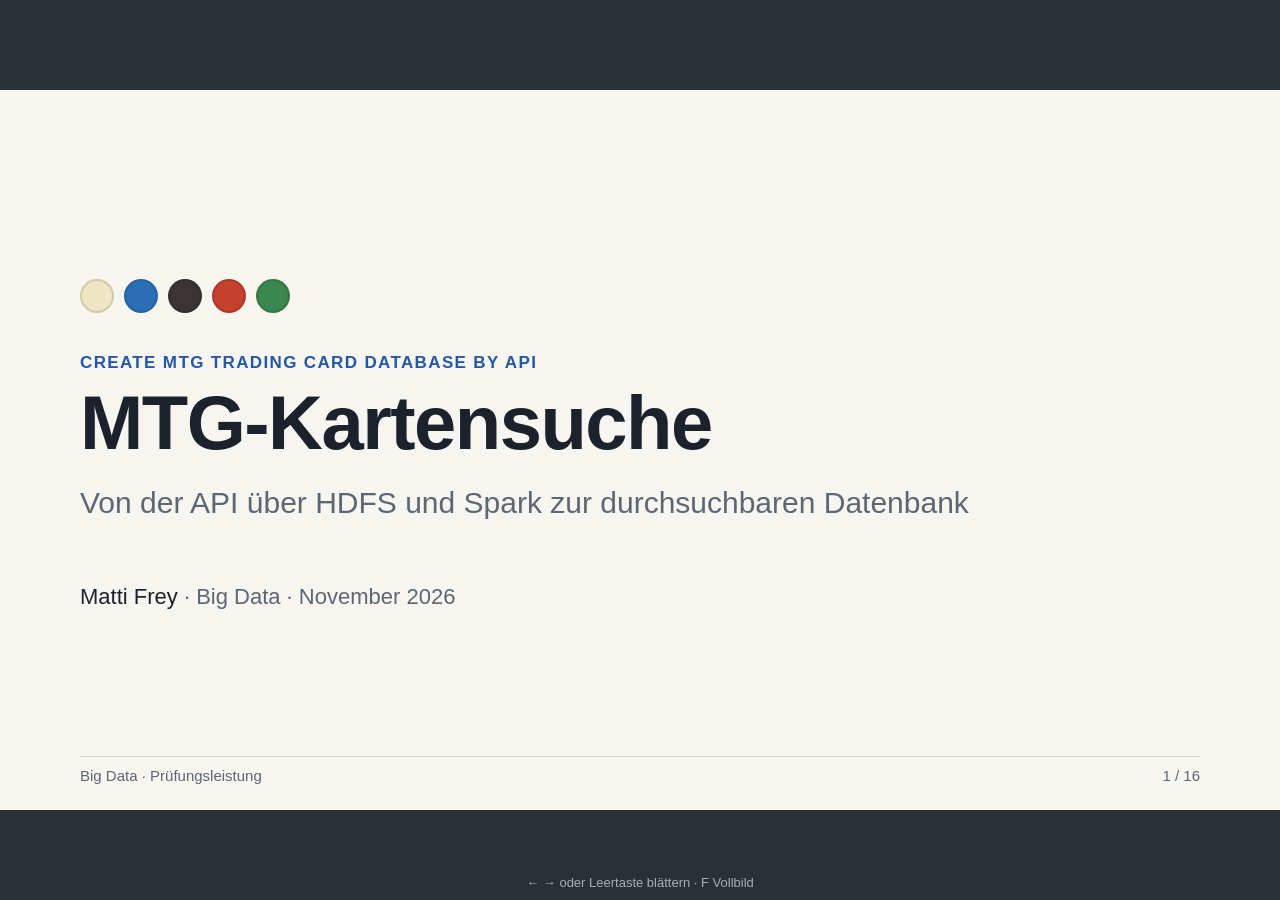
<file: praesentation/folien.html>
<!doctype html>
<html lang="de">
<head>
<meta charset="utf-8">
<meta name="viewport" content="width=device-width, initial-scale=1">
<title>MTG-Kartensuche</title>
<style>
  :root {
    --paper: #f7f5f0;
    --card: #ffffff;
    --ink: #1c222b;
    --muted: #5d6673;
    --line: #d9d4c8;
    --accent: #2457a6;
    --accent-soft: #e4ecf8;
    --warm: #a8641a;
    --warm-soft: #f6ead9;
    --ok: #2f7a47;
    --mana-w: #efe4c4;
    --mana-u: #2a6fb5;
    --mana-b: #3a3432;
    --mana-r: #c4412d;
    --mana-g: #3b874e;
    --sans: -apple-system, BlinkMacSystemFont, "Segoe UI", "Helvetica Neue", Arial, sans-serif;
    --mono: ui-monospace, "SF Mono", Menlo, Consolas, monospace;
  }
  * { box-sizing: border-box; margin: 0; padding: 0; }
  html, body { height: 100%; }
  body {
    background: #2b2f36;
    color: var(--ink);
    font-family: var(--sans);
    overflow: hidden;
  }
  #stage {
    position: absolute;
    left: 50%; top: 50%;
    width: 1280px; height: 720px;
    transform-origin: center center;
  }
  .slide {
    position: absolute; inset: 0;
    background: var(--paper);
    padding: 64px 80px 72px;
    display: none;
    flex-direction: column;
    overflow: hidden;
  }
  .slide.active { display: flex; }
  .slide::after {
    content: attr(data-footer);
    position: absolute; left: 80px; right: 80px; bottom: 26px;
    font-size: 15px; color: var(--muted);
    border-top: 1px solid var(--line);
    padding-top: 10px;
  }
  .num {
    position: absolute; right: 80px; bottom: 26px;
    font-size: 15px; color: var(--muted);
    padding-top: 11px;
  }
  .kicker {
    font-size: 17px; font-weight: 600; letter-spacing: .08em;
    text-transform: uppercase; color: var(--accent);
    margin-bottom: 10px;
  }
  h1 { font-size: 64px; line-height: 1.05; letter-spacing: -.02em; }
  h2 { font-size: 42px; line-height: 1.15; letter-spacing: -.01em; margin-bottom: 30px; }
  h3 { font-size: 22px; margin-bottom: 10px; }
  p, li { font-size: 24px; line-height: 1.45; }
  ul { list-style: none; }
  ul.bullets li { position: relative; padding-left: 28px; margin-bottom: 12px; }
  ul.bullets li::before {
    content: ""; position: absolute; left: 4px; top: 14px;
    width: 9px; height: 9px; border-radius: 50%; background: var(--accent);
  }
  .small, .small li { font-size: 20px; }
  code, .mono { font-family: var(--mono); font-size: .88em; }
  code { background: rgba(36, 87, 166, .08); padding: 1px 6px; border-radius: 4px; }
  .muted { color: var(--muted); }
  .grid2 { display: grid; grid-template-columns: 1fr 1fr; gap: 40px; align-items: start; }
  .grid3 { display: grid; grid-template-columns: repeat(3, 1fr); gap: 28px; }
  .grid4 { display: grid; grid-template-columns: repeat(4, 1fr); gap: 24px; }
  .box {
    background: var(--card); border: 1px solid var(--line); border-radius: 12px;
    padding: 24px 26px;
  }
  .box.blue { background: var(--accent-soft); border-color: #c4d4ee; }
  .box.warm { background: var(--warm-soft); border-color: #ead3b4; }
  .stat .value { font-size: 54px; font-weight: 700; letter-spacing: -.02em; color: var(--accent); line-height: 1.1; }
  .stat .label { font-size: 20px; color: var(--muted); margin-top: 6px; }
  table { border-collapse: collapse; width: 100%; }
  th, td { text-align: left; padding: 11px 14px; font-size: 21px; border-bottom: 1px solid var(--line); vertical-align: top; }
  th { font-size: 16px; text-transform: uppercase; letter-spacing: .06em; color: var(--muted); font-weight: 600; }
  td.r, th.r { text-align: right; font-variant-numeric: tabular-nums; white-space: nowrap; }
  .pill {
    display: inline-block; font-size: 15px; font-weight: 600;
    padding: 3px 10px; border-radius: 999px;
    background: var(--accent-soft); color: var(--accent);
  }
  .mana-strip { display: flex; gap: 10px; margin-bottom: 40px; }
  .mana-strip span { width: 34px; height: 34px; border-radius: 50%; border: 2px solid rgba(0,0,0,.12); }

  /* Titel */
  .title-slide { justify-content: center; }
  .title-slide h1 { font-size: 76px; }
  .title-slide .sub { font-size: 30px; color: var(--muted); margin-top: 18px; }
  .title-slide .meta { font-size: 22px; margin-top: 56px; color: var(--ink); }
  .title-slide .meta span { color: var(--muted); }

  /* Task-Kette */
  .chain { display: flex; align-items: stretch; gap: 0; margin: 6px 0 34px; }
  .chain .t {
    flex: 1; background: var(--card); border: 1px solid var(--line); border-radius: 10px;
    padding: 14px 12px; text-align: center;
  }
  .chain .t b { display: block; font-family: var(--mono); font-size: 17px; }
  .chain .t small { display: block; font-size: 15px; color: var(--muted); margin-top: 4px; }
  .chain .t.spark { background: var(--warm-soft); border-color: #ead3b4; }
  .chain .arr { width: 26px; display: flex; align-items: center; justify-content: center; color: var(--muted); font-size: 22px; }

  /* Demo */
  ol.steps { counter-reset: s; list-style: none; }
  ol.steps li { counter-increment: s; position: relative; padding-left: 58px; margin-bottom: 18px; }
  ol.steps li::before {
    content: counter(s); position: absolute; left: 0; top: 0;
    width: 38px; height: 38px; border-radius: 50%;
    background: var(--accent); color: #fff; font-weight: 700; font-size: 20px;
    display: flex; align-items: center; justify-content: center;
  }

  .bar { height: 30px; border-radius: 6px; background: var(--accent); }
  .bar.warm { background: var(--warm); }

  #hint {
    position: fixed; bottom: 10px; left: 50%; transform: translateX(-50%);
    color: #c9ced6; font: 13px var(--sans); opacity: .8; pointer-events: none;
    transition: opacity .6s;
  }

  @media print {
    @page { size: 1280px 720px; margin: 0; }
    body { background: none; overflow: visible; }
    #stage { position: static; transform: none !important; width: auto; height: auto; }
    .slide { position: relative; display: flex !important; width: 1280px; height: 720px; page-break-after: always; break-after: page; }
    #hint { display: none; }
  }

  /* Screenshots */
  .shot {
    display: block; width: 100%; border: 1px solid var(--line); border-radius: 10px;
    box-shadow: 0 6px 20px rgba(28, 34, 43, .10); background: #fff;
    object-fit: cover; object-position: top left;
  }
  .caption { font-size: 16px; color: var(--muted); margin-top: 8px; }

  /* Eine Karte auf dem Weg */
  .journey { display: grid; grid-template-columns: repeat(4, 1fr); gap: 14px; align-items: stretch; }
  .journey .step { display: flex; flex-direction: column; }
  .journey .head { display: flex; align-items: baseline; gap: 8px; margin-bottom: 8px; }
  .journey .head b { font-size: 20px; }
  .journey .head span { font-size: 15px; color: var(--muted); }
  .journey pre {
    flex: 1; font-family: var(--mono); font-size: 15px; line-height: 1.55;
    background: var(--card); border: 1px solid var(--line); border-radius: 10px;
    padding: 12px 12px; white-space: pre-wrap; word-break: break-word; color: var(--ink);
  }
  .journey .step:nth-child(2) pre, .journey .step:nth-child(3) pre { background: var(--accent-soft); border-color: #c4d4ee; }
  .journey .step:nth-child(4) pre { background: #e5f1e8; border-color: #bcdcc5; }
  .journey mark { background: #fbe3a8; color: inherit; border-radius: 3px; padding: 0 2px; }
  .journey .what { font-size: 17px; line-height: 1.4; margin-top: 10px; color: var(--ink); min-height: 66px; }
  .note { font-size: 19px; color: var(--muted); margin-top: 18px; }
</style>
</head>
<body>
<div id="stage">

<!-- 1 Titel -->
<section class="slide title-slide" data-footer="Big Data · Prüfungsleistung">
  <div class="mana-strip" aria-hidden="true">
    <span style="background:var(--mana-w)"></span><span style="background:var(--mana-u)"></span><span style="background:var(--mana-b)"></span><span style="background:var(--mana-r)"></span><span style="background:var(--mana-g)"></span>
  </div>
  <div class="kicker">Create MTG Trading Card Database By API</div>
  <h1>MTG-Kartensuche</h1>
  <p class="sub">Von der API über HDFS und Spark zur durchsuchbaren Datenbank</p>
  <p class="meta">Matti Frey <span>· Big Data · November 2026</span></p>
</section>


<!-- 2 Aufgabe -->
<section class="slide" data-footer="MTG-Kartensuche · Aufgabe und Ergebnis">
  <div class="kicker">Aufgabe</div>
  <h2>Alle Magic-Karten laden und durchsuchbar machen</h2>
  <div class="grid4" style="margin-bottom:40px">
    <div class="box stat"><div class="value">93.643</div><div class="label">Karten</div></div>
    <div class="box stat"><div class="value">4 min</div><div class="label">für einen kompletten Lauf</div></div>
    <div class="box stat"><div class="value">6</div><div class="label">Schritte, gesteuert von Airflow</div></div>
    <div class="box stat"><div class="value">4 Uhr</div><div class="label">läuft jede Nacht von selbst</div></div>
  </div>
  <ul class="bullets">
    <li>Quelle: die öffentliche API <code>api.magicthegathering.io</code></li>
    <li>Verarbeitung mit Big-Data-Werkzeugen: HDFS, PySpark, MongoDB</li>
    <li>Ergebnis: eine Webseite, die Karten nach Name, Text oder Künstler findet</li>
  </ul>
</section>

<!-- 3 Datenquelle -->
<section class="slide" data-footer="MTG-Kartensuche · Datenquelle">
  <div class="kicker">Datenquelle</div>
  <h2>Die API liefert die Karten in Seiten zu je 100</h2>
  <div class="grid2">
    <div>
      <div class="box" style="margin-bottom:24px">
        <p class="mono" style="font-size:20px">GET /v1/cards?page=N&amp;pageSize=100</p>
      </div>
      <table>
        <tr><th>Die API sagt mit</th><th>Wert</th></tr>
        <tr><td>wie viele Karten es gibt</td><td>93.643</td></tr>
        <tr><td>welche Seite die letzte ist</td><td>937</td></tr>
        <tr><td>wie viele Anfragen erlaubt sind</td><td>1.000</td></tr>
      </table>
    </div>
    <div>
      <ul class="bullets">
        <li>Eine Karte gibt es oft in mehreren Editionen. Jede <b>Druckversion</b> ist ein eigener Eintrag mit eigener ID.</li>
        <li>Übersetzungen stehen mit drin, ich übernehme Deutsch.</li>
        <li>Ein kompletter Abruf: 366 MB JSON.</li>
      </ul>
    </div>
  </div>
</section>

<!-- 4 Architektur -->
<section class="slide" data-footer="MTG-Kartensuche · Architektur">
  <div class="kicker">Architektur</div>
  <h2>Ein Weg von der Quelle bis zur Suche</h2>
  <svg viewBox="0 0 1120 400" width="1120" height="400" role="img" aria-label="Datenfluss von der API über HDFS und Spark nach MongoDB und ins Web, gesteuert von Airflow">
    <defs>
      <marker id="ah" viewBox="0 0 10 10" refX="9" refY="5" markerWidth="8" markerHeight="8" orient="auto-start-reverse">
        <path d="M0,0 L10,5 L0,10 z" fill="#5d6673"/>
      </marker>
    </defs>
    <style>
      .n rect { fill: #fff; stroke: #d9d4c8; stroke-width: 1.5; }
      .n.h rect { fill: #e4ecf8; stroke: #c4d4ee; }
      .n.m rect { fill: #e5f1e8; stroke: #bcdcc5; }
      .n text { font: 600 17px var(--sans); fill: #1c222b; text-anchor: middle; }
      .n text.s { font: 400 14px var(--sans); fill: #5d6673; }
      .e { stroke: #5d6673; stroke-width: 1.8; fill: none; marker-end: url(#ah); }
      .el { font: 600 13.5px var(--mono); fill: #1c222b; text-anchor: middle; }
      .el.sp { fill: #a8641a; }
      .ctl { stroke: #a8641a; stroke-width: 1.4; stroke-dasharray: 5 5; fill: none; }
    </style>

    <!-- Airflow-Band -->
    <rect x="20" y="10" width="1080" height="54" rx="10" fill="#f6ead9" stroke="#ead3b4"/>
    <text x="560" y="43" text-anchor="middle" style="font:600 18px var(--sans);fill:#1c222b">Airflow · DAG mtg_cards · steuert, plant, wiederholt</text>
    <line class="ctl" x1="235" y1="64" x2="235" y2="150"/>
    <line class="ctl" x1="420" y1="64" x2="420" y2="150"/>
    <line class="ctl" x1="605" y1="64" x2="605" y2="150"/>
    <line class="ctl" x1="790" y1="64" x2="790" y2="150"/>

    <!-- Knoten -->
    <g class="n"><rect x="20" y="170" width="140" height="84" rx="10"/><text x="90" y="206">MTG-API</text><text class="s" x="90" y="230">JSON, paginiert</text></g>
    <g class="n h"><rect x="200" y="170" width="150" height="84" rx="10"/><text x="275" y="206">HDFS Raw</text><text class="s" x="275" y="230">JSON, unverändert</text></g>
    <g class="n h"><rect x="390" y="170" width="150" height="84" rx="10"/><text x="465" y="206">HDFS Final</text><text class="s" x="465" y="230">Parquet, bereinigt</text></g>
    <g class="n m"><rect x="580" y="170" width="150" height="84" rx="10"/><text x="655" y="206">cards_staging</text><text class="s" x="655" y="230">MongoDB</text></g>
    <g class="n m"><rect x="770" y="170" width="150" height="84" rx="10"/><text x="845" y="206">cards</text><text class="s" x="845" y="230">MongoDB</text></g>
    <g class="n"><rect x="960" y="170" width="140" height="84" rx="10"/><text x="1030" y="206">Web</text><text class="s" x="1030" y="230">FastAPI</text></g>

    <!-- Kanten -->
    <path class="e" d="M160 212 H198"/>
    <path class="e" d="M350 212 H388"/>
    <path class="e" d="M540 212 H578"/>
    <path class="e" d="M730 212 H768"/>
    <path class="e" d="M920 212 H958"/>

    <text class="el" x="180" y="288">fetch_cards</text>
    <text class="el sp" x="370" y="288">raw_to_final</text>
    <text class="el sp" x="370" y="306">PySpark</text>
    <text class="el sp" x="560" y="288">final_to_mongodb</text>
    <text class="el sp" x="560" y="306">PySpark</text>
    <text class="el" x="750" y="288">publish</text>
    <text class="el" x="750" y="306">prüfen + tauschen</text>
    <text class="el" x="940" y="288">nur lesen</text>

    <!-- Docker Compose -->
    <rect x="20" y="334" width="1080" height="54" rx="10" fill="none" stroke="#d9d4c8" stroke-dasharray="4 4"/>
    <text x="560" y="367" text-anchor="middle" style="font:400 16px var(--sans);fill:#5d6673">Docker Compose: airflow-db (Postgres) · airflow-webserver · airflow-scheduler (mit Spark) · hadoop · mongo · web</text>
  </svg>
</section>

<!-- 5 Eine Karte auf dem Weg -->
<section class="slide" data-footer="MTG-Kartensuche · Beispiel Manta Riders">
  <div class="kicker">Beispiel aus der Aufgabe</div>
  <h2>Eine Karte auf dem Weg: „Manta Riders“</h2>
  <div class="journey">
    <div class="step">
      <div class="head"><b>1 · Raw</b><span>HDFS, JSON</span></div>
<pre>"name": "Manta Riders",
"multiverseid": <mark>"4711"</mark>,
"imageUrl": <mark>"http</mark>://gatherer…",
"foreignNames": [ …
  { "language": "German",
    "name": <mark>"Rochenreiter"</mark> }
… ]</pre>
      <p class="what">So wie es von der API kommt, unverändert.</p>
    </div>
    <div class="step">
      <div class="head"><b>2 · Final</b><span>HDFS, Parquet</span></div>
<pre>name:         Manta Riders
multiverseid: <mark>4711</mark>
image_url:    <mark>https</mark>://gatherer…
name_de:      <mark>Rochenreiter</mark>
set_code:     TMP</pre>
      <p class="what">Bereinigt: Zahl statt Text, sichere Bild-Adresse, Deutsch als eigene Spalte.</p>
    </div>
    <div class="step">
      <div class="head"><b>3 · Datenbank</b><span>MongoDB</span></div>
<pre>name:        Manta Riders
name_de:     Rochenreiter
color_names: [<mark>"Blau"</mark>]
versions:    <mark>2</mark>
search.name:
  <mark>"manta riders |
   rochenreiter"</mark></pre>
      <p class="what">Angereichert: Suchfeld in Kleinbuchstaben, Farbe auf Deutsch, Anzahl Druckversionen.</p>
    </div>
    <div class="step">
      <div class="head"><b>4 · Suche</b><span>Webseite</span></div>
<pre>Eingabe:  "manta"
     oder "Rochenreiter"

Treffer:  Manta Riders
          Rochenreiter
          ID 4711</pre>
      <p class="what">Gefunden, egal ob englisch oder deutsch, groß oder klein.</p>
    </div>
  </div>
</section>

<!-- 6 DAG -->
<section class="slide" data-footer="MTG-Kartensuche · Airflow-DAG">
  <div class="kicker">Orchestrierung</div>
  <h2>Airflow führt sechs Schritte nacheinander aus</h2>
  <div class="chain">
    <div class="t"><b>create_hdfs_dirs</b><small>Ordner anlegen</small></div><div class="arr">→</div>
    <div class="t"><b>fetch_cards</b><small>API → Raw</small></div><div class="arr">→</div>
    <div class="t spark"><b>raw_to_final</b><small>Spark: bereinigen</small></div><div class="arr">→</div>
    <div class="t spark"><b>final_to_mongodb</b><small>Spark: anreichern</small></div><div class="arr">→</div>
    <div class="t"><b>publish</b><small>prüfen + tauschen</small></div><div class="arr">→</div>
    <div class="t"><b>cleanup_raw</b><small>alte Rohdaten</small></div>
  </div>
  <div class="grid3">
    <div class="box"><h3>Automatisch</h3><p class="small">Jede Nacht um 4 Uhr (03:00 UTC), nie zwei Läufe gleichzeitig</p></div>
    <div class="box"><h3>Fehlertolerant</h3><p class="small">Schlägt ein Schritt fehl, versucht Airflow ihn erneut</p></div>
    <div class="box"><h3>Testbar</h3><p class="small">Testlauf mit nur 5 Seiten über den Parameter <code>max_pages</code></p></div>
  </div>
</section>

<!-- 7 fetch_cards -->
<section class="slide" data-footer="MTG-Kartensuche · Schritt fetch_cards">
  <div class="kicker">Schritt 2 · fetch_cards</div>
  <h2>Alle Seiten laden und unverändert speichern</h2>
  <div class="grid2" style="grid-template-columns: 5fr 6fr">
    <ul class="bullets small">
      <li><b>6 Seiten gleichzeitig:</b> alle 937 Seiten in unter 4 Minuten</li>
      <li>Jede Seite als eigene Datei, genau wie von der API</li>
      <li>API überlastet? Kurz warten und neu versuchen, bis zu 8-mal</li>
      <li>Abgebrochen? Der nächste Versuch macht bei der fehlenden Seite weiter</li>
    </ul>
    <div>
      <img class="shot" src="bilder/hdfs.jpg" alt="HDFS-Ordner mit den Rohdaten-Dateien cards_page_0001.json und folgenden" style="height:auto">
      <p class="caption">HDFS: eine Datei pro API-Seite, dazu ein Manifest</p>
    </div>
  </div>
</section>

<!-- 8 raw_to_final -->
<section class="slide" data-footer="MTG-Kartensuche · Schritt raw_to_final">
  <div class="kicker">Schritt 3 · raw_to_final · PySpark</div>
  <h2>Aus 937 Seiten wird eine saubere Tabelle</h2>
  <div class="grid2">
    <ul class="bullets small">
      <li>Eine Zeile pro Karte</li>
      <li>Unbrauchbares raus: Einträge ohne ID oder Name, doppelte Einträge</li>
      <li>Einheitlich: Zahlen als Zahl, leere Felder leer, Bilder per https</li>
      <li>Deutsche Übersetzung in eigene Spalten</li>
      <li>Spalten und Typen festgelegt in <code>ddl/final_cards.sql</code></li>
    </ul>
    <div class="box blue">
      <h3>Raw → Final</h3>
      <p class="small" style="margin:12px 0 6px">JSON, 937 Dateien: <b>366 MB</b></p>
      <div class="bar warm" style="width:100%"></div>
      <p class="small" style="margin:18px 0 6px">Parquet, 4 Dateien: <b>23 MB</b></p>
      <div class="bar" style="width:6.3%"></div>
      <p class="small" style="margin-top:18px">Parquet speichert spaltenweise und komprimiert: rund <b>16× kleiner</b></p>
    </div>
  </div>
</section>

<!-- 9 final_to_mongodb + publish -->
<section class="slide" data-footer="MTG-Kartensuche · Schritte final_to_mongodb und publish">
  <div class="kicker">Schritte 4 und 5</div>
  <h2>Für die Suche aufbereiten und sicher veröffentlichen</h2>
  <div class="grid2">
    <div class="box">
      <h3>final_to_mongodb <span class="pill">PySpark</span></h3>
      <ul class="bullets small">
        <li>Suchfelder ohne Groß-/Kleinschreibung und Akzente: „weiss“ findet „Weiß“</li>
        <li>Zählt, wie viele Druckversionen es von jeder Karte gibt</li>
        <li>Lädt alles zuerst in eine Zwischenablage: <code>cards_staging</code></li>
      </ul>
    </div>
    <div class="box">
      <h3>publish</h3>
      <ul class="bullets small">
        <li>Prüft: nicht leer und nicht mehr als 10 % weniger Karten als vorher</li>
        <li>Tauscht dann <code>cards_staging</code> gegen <code>cards</code>, in einem Schritt</li>
        <li><b>Die Suche zeigt nie halbe Daten</b>, auch wenn ein Lauf abbricht</li>
      </ul>
    </div>
  </div>
</section>

<!-- 10 Datenmodell -->
<section class="slide" data-footer="MTG-Kartensuche · Datenmodell">
  <div class="kicker">Datenmodell</div>
  <h2>Drei Schichten, eine DDL-Datei je Tabelle</h2>
  <table style="margin-bottom:26px">
    <tr><th>Schicht</th><th>Ort</th><th>Format</th><th>Inhalt</th></tr>
    <tr><td><b>Raw</b></td><td class="mono" style="font-size:17px">/user/hadoop/mtg/raw/&lt;Datum&gt;/</td><td>JSON</td><td>Original der API, 3 Tage aufbewahrt</td></tr>
    <tr><td><b>Final</b></td><td class="mono" style="font-size:17px">/user/hadoop/mtg/final/cards/</td><td>Parquet</td><td>bereinigt, eine Zeile je Druckversion</td></tr>
    <tr><td><b>Endnutzer</b></td><td class="mono" style="font-size:17px">MongoDB mtg.cards</td><td>Dokumente</td><td>Final-Daten plus Suchfelder</td></tr>
  </table>
  <div class="grid3" style="margin-bottom:22px">
    <div class="box" style="padding:18px 22px"><p class="mono" style="font-size:18px;font-weight:600">ddl/final_cards.sql</p><p class="small muted">Tabelle im Final-Layer</p></div>
    <div class="box" style="padding:18px 22px"><p class="mono" style="font-size:18px;font-weight:600">ddl/cards.json</p><p class="small muted">Karten in MongoDB</p></div>
    <div class="box" style="padding:18px 22px"><p class="mono" style="font-size:18px;font-weight:600">ddl/meta.json</p><p class="small muted">Datenstand für die Webseite</p></div>
  </div>
  <p class="small"><b>Warum MongoDB?</b> Eine Karte hat Listen (Farben, Typen) und viele optionale Felder. Als Dokument passt sie ohne Zusatztabellen.</p>
</section>

<!-- 11 Web -->
<section class="slide" data-footer="MTG-Kartensuche · Webanwendung">
  <div class="kicker">Frontend</div>
  <h2>Die Suche für Endnutzer</h2>
  <div class="grid2" style="grid-template-columns: 7fr 4fr">
    <div>
      <img class="shot" src="bilder/suche.jpg" alt="Suchergebnis für Manta mit Cloud Manta (Wolkenmanta) und Manta Riders" style="height:420px">
      <p class="caption">Suche nach „Manta“, wie im Beispiel der Aufgabenstellung</p>
    </div>
    <ul class="bullets small">
      <li>Suche in Name, Kartentext oder Künstler</li>
      <li>Englisch und Deutsch: „Manta“ findet „Wolkenmanta“</li>
      <li>Groß-/Kleinschreibung und Akzente egal</li>
      <li>Auf Wunsch jede Karte nur einmal</li>
      <li>Die Webseite darf die Datenbank nur lesen</li>
    </ul>
  </div>
</section>

<!-- 12 Demo -->
<section class="slide" data-footer="MTG-Kartensuche · Live-Demo">
  <div class="kicker">Live-Demo</div>
  <h2>Der Lauf vom Anfang ist fertig</h2>
  <img class="shot" src="bilder/airflow.jpg" alt="Airflow-Graph: alle sechs Tasks im Zustand success" style="height:auto;margin-bottom:26px">
  <div class="grid2" style="grid-template-columns: 7fr 4fr">
    <ol class="steps small">
      <li><b>Airflow:</b> alle sechs Schritte grün</li>
      <li><b>HDFS:</b> die neuen Rohdaten von heute</li>
      <li><b>Suche:</b> „Manta“ findet „Manta Riders“ und „Wolkenmanta“</li>
      <li><b>Detailseite:</b> Bild, deutscher Text, andere Druckversionen</li>
    </ol>
    <div>
      <img class="shot" src="bilder/airflow_laeufe.jpg" alt="Dauer der Läufe in Airflow: erster Lauf 27 Minuten, danach rund 4 Minuten, alle grün" style="height:250px;width:250px">
      <p class="caption">Erster Lauf 27 min, danach rund 4 min</p>
    </div>
  </div>
</section>

<!-- 13 Kennzahlen -->
<section class="slide" data-footer="MTG-Kartensuche · Ergebnisse">
  <div class="kicker">Ergebnis</div>
  <h2>Ein kompletter Lauf in gut 4 Minuten</h2>
  <div class="grid2">
    <table>
      <tr><th>Schritt</th><th class="r">Dauer</th><th>Ergebnis</th></tr>
      <tr><td class="mono" style="font-size:18px">fetch_cards</td><td class="r">3:44 min</td><td>937 Seiten, 93.643 Karten</td></tr>
      <tr><td class="mono" style="font-size:18px">raw_to_final</td><td class="r">11 s</td><td>nichts verworfen, keine Duplikate</td></tr>
      <tr><td class="mono" style="font-size:18px">final_to_mongodb</td><td class="r">8 s</td><td>93.643 Dokumente</td></tr>
      <tr><td class="mono" style="font-size:18px">publish</td><td class="r">1 s</td><td>veröffentlicht</td></tr>
    </table>
    <div class="box warm">
      <div class="stat"><div class="value" style="color:var(--warm)">26 → 4 min</div><div class="label">durch parallelen Abruf</div></div>
      <p class="small" style="margin-top:18px">Die meiste Zeit wartet der Lauf auf die API. Spark und MongoDB brauchen zusammen unter 25 Sekunden.</p>
    </div>
  </div>
</section>

<!-- 14 Fazit -->
<section class="slide" data-footer="MTG-Kartensuche · Fazit und Ausblick">
  <div class="kicker">Fazit</div>
  <h2>Was das Projekt zeigt und was als Nächstes käme</h2>
  <div class="grid2">
    <div>
      <h3>Erreicht</h3>
      <ul class="bullets small">
        <li>Läuft jede Nacht vollautomatisch</li>
        <li>Rohdaten bleiben erhalten: neu verarbeiten ohne neuen Abruf</li>
        <li>Bei Fehlern bleibt die Suche auf dem letzten guten Stand</li>
        <li>Ein Befehl startet alles: <code>make up</code></li>
      </ul>
    </div>
    <div>
      <h3>Ausblick</h3>
      <ul class="bullets small">
        <li>Spark auf einem echten Cluster statt lokal</li>
        <li>Volltextsuche für sehr viel mehr Daten</li>
        <li>Benachrichtigung, wenn ein Lauf fehlschlägt</li>
        <li>Weitere Sprachen und Kartenpreise</li>
      </ul>
    </div>
  </div>
</section>

<!-- 15 Fragen -->
<section class="slide title-slide" data-footer="MTG-Kartensuche">
  <div class="mana-strip" aria-hidden="true">
    <span style="background:var(--mana-w)"></span><span style="background:var(--mana-u)"></span><span style="background:var(--mana-b)"></span><span style="background:var(--mana-r)"></span><span style="background:var(--mana-g)"></span>
  </div>
  <h1>Fragen?</h1>
  <p class="sub">Code und Doku: github.com/Matti2603/Big-Data</p>
</section>

<!-- 16 Reserve: Detailseite -->
<section class="slide" data-footer="MTG-Kartensuche · Reserve">
  <div class="kicker">Reserve</div>
  <h2>Detailseite einer Karte</h2>
  <img class="shot" src="bilder/detail.jpg" alt="Detailseite von Manta Riders mit Kartenbild, deutschem Namen Rochenreiter und allen Feldern" style="height:470px">
</section>

</div>
<div id="hint">← → oder Leertaste blättern · F Vollbild</div>

<script>
(function () {
  var slides = Array.prototype.slice.call(document.querySelectorAll('.slide'));
  var stage = document.getElementById('stage');
  var current = 0;

  slides.forEach(function (s, i) {
    var n = document.createElement('div');
    n.className = 'num';
    n.textContent = (i + 1) + ' / ' + slides.length;
    s.appendChild(n);
  });

  function fit() {
    var scale = Math.min(window.innerWidth / 1280, window.innerHeight / 720);
    stage.style.transform = 'translate(-50%, -50%) scale(' + scale + ')';
  }

  function show(i) {
    current = Math.max(0, Math.min(slides.length - 1, i));
    slides.forEach(function (s, k) { s.classList.toggle('active', k === current); });
    if (location.hash !== '#' + (current + 1)) history.replaceState(null, '', '#' + (current + 1));
  }

  document.addEventListener('keydown', function (e) {
    var k = e.key;
    if (k === 'ArrowRight' || k === 'ArrowDown' || k === 'PageDown' || k === ' ' || k === 'Enter') { show(current + 1); e.preventDefault(); }
    else if (k === 'ArrowLeft' || k === 'ArrowUp' || k === 'PageUp' || k === 'Backspace') { show(current - 1); e.preventDefault(); }
    else if (k === 'Home') show(0);
    else if (k === 'End') show(slides.length - 1);
    else if (k === 'f' || k === 'F') {
      if (document.fullscreenElement) document.exitFullscreen();
      else if (document.documentElement.requestFullscreen) document.documentElement.requestFullscreen();
    }
  });

  document.addEventListener('click', function (e) {
    show(current + (e.clientX > window.innerWidth / 2 ? 1 : -1));
  });

  window.addEventListener('resize', fit);
  window.addEventListener('hashchange', function () {
    var n = parseInt(location.hash.slice(1), 10);
    if (n) show(n - 1);
  });

  fit();
  show((parseInt(location.hash.slice(1), 10) || 1) - 1);
  setTimeout(function () { document.getElementById('hint').style.opacity = 0; }, 4000);
})();
</script>
</body>
</html>
</file>
